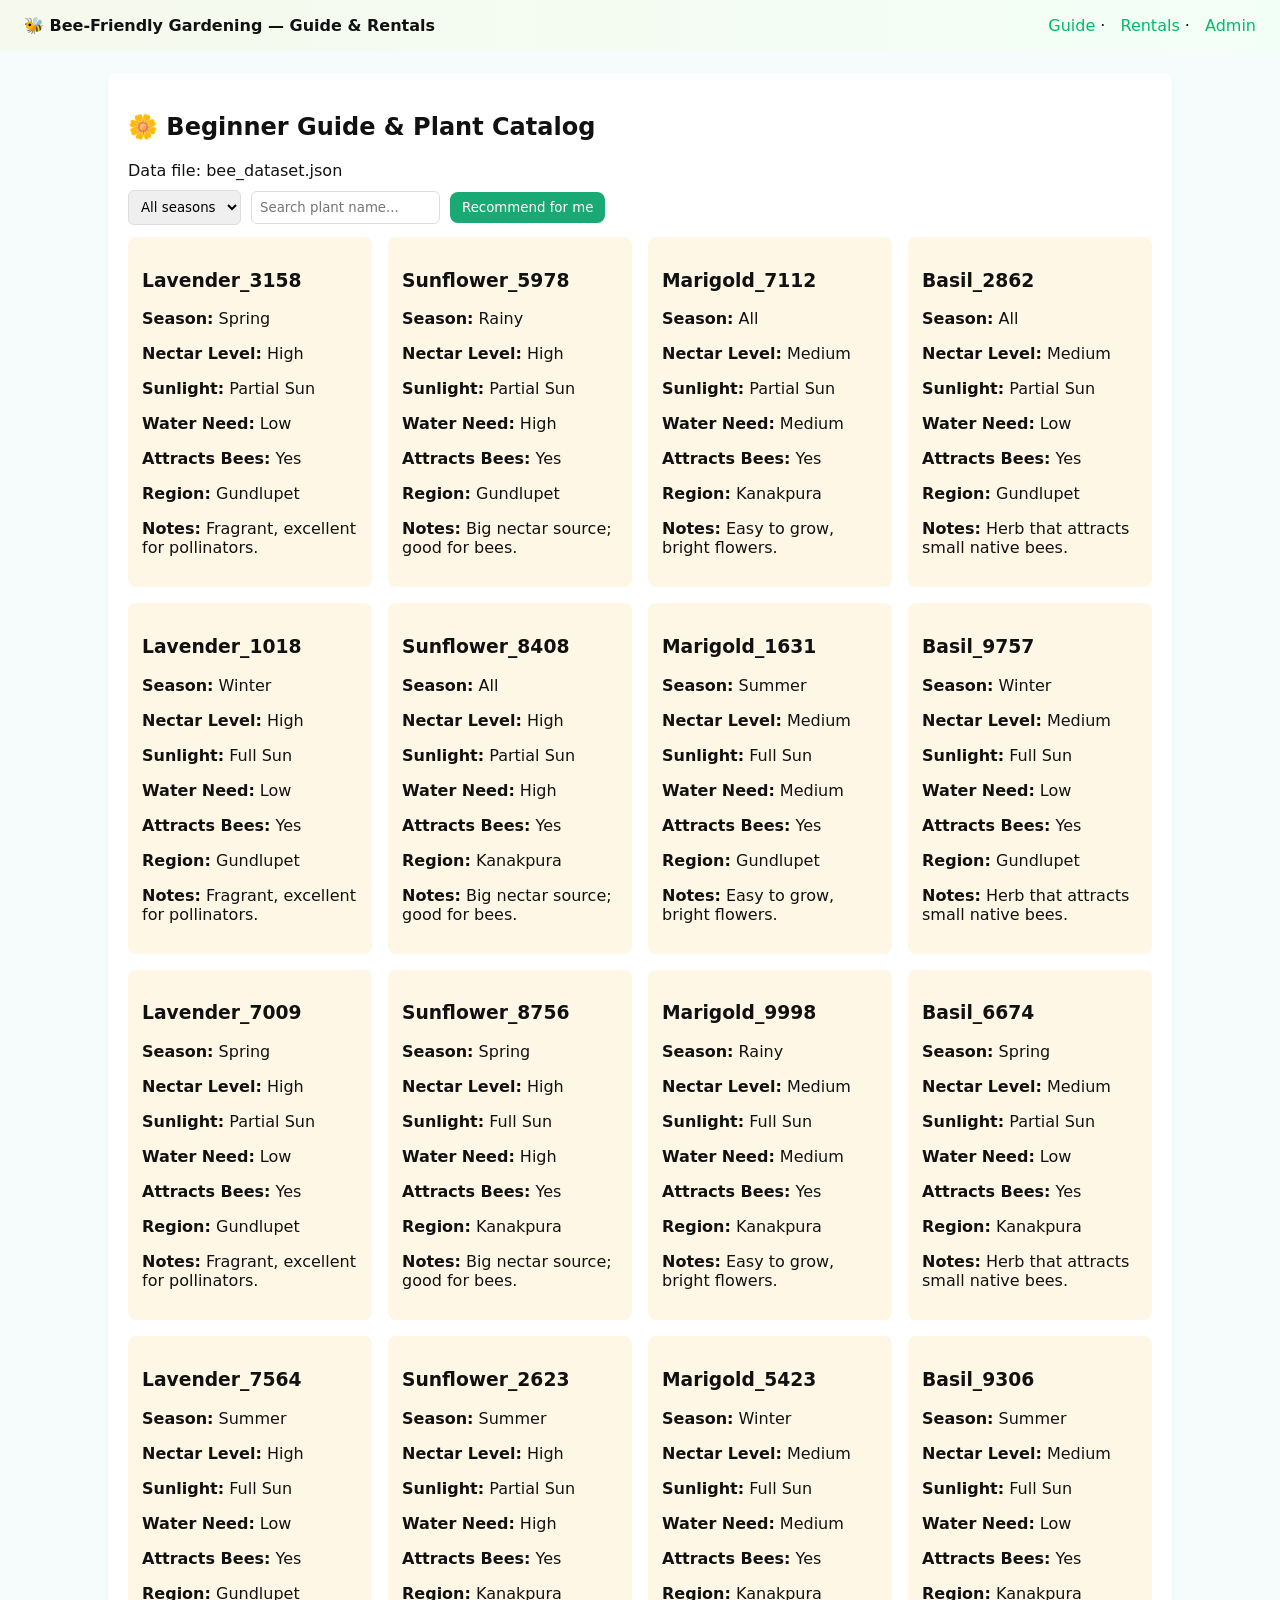
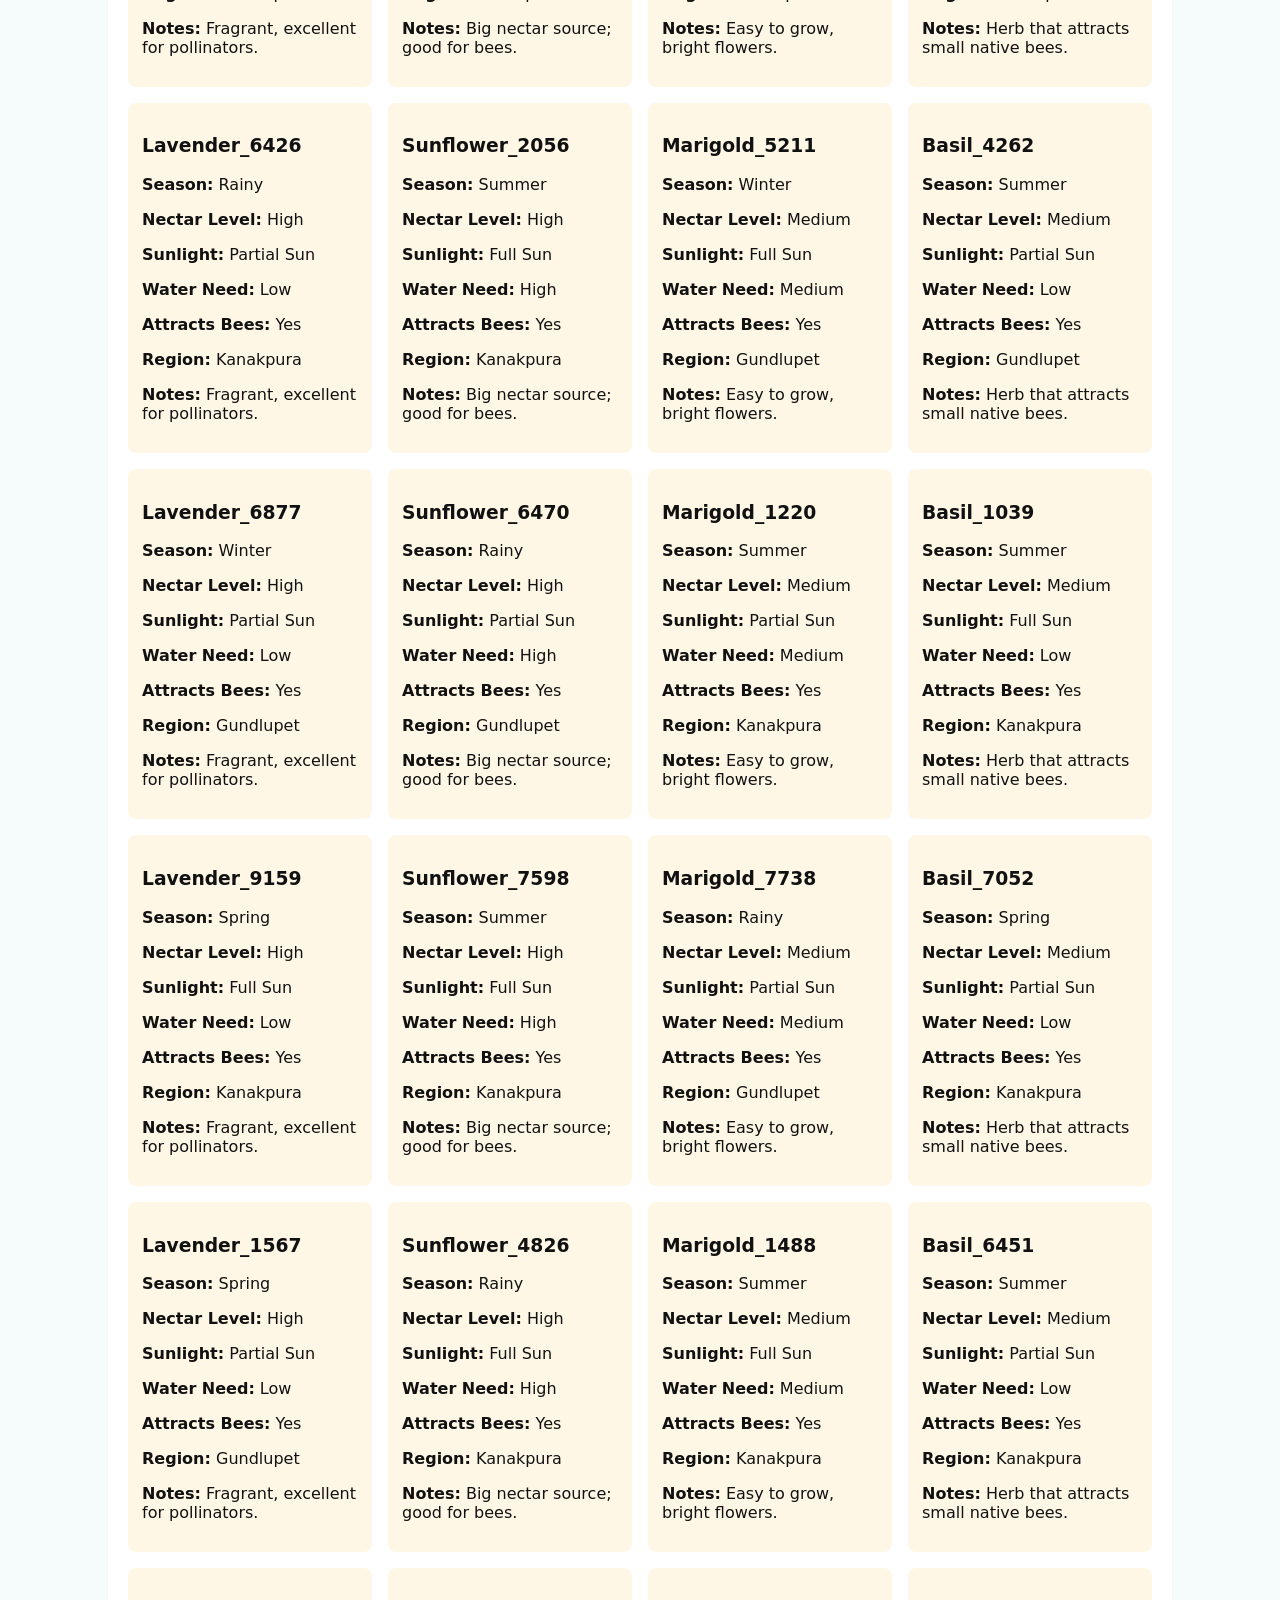
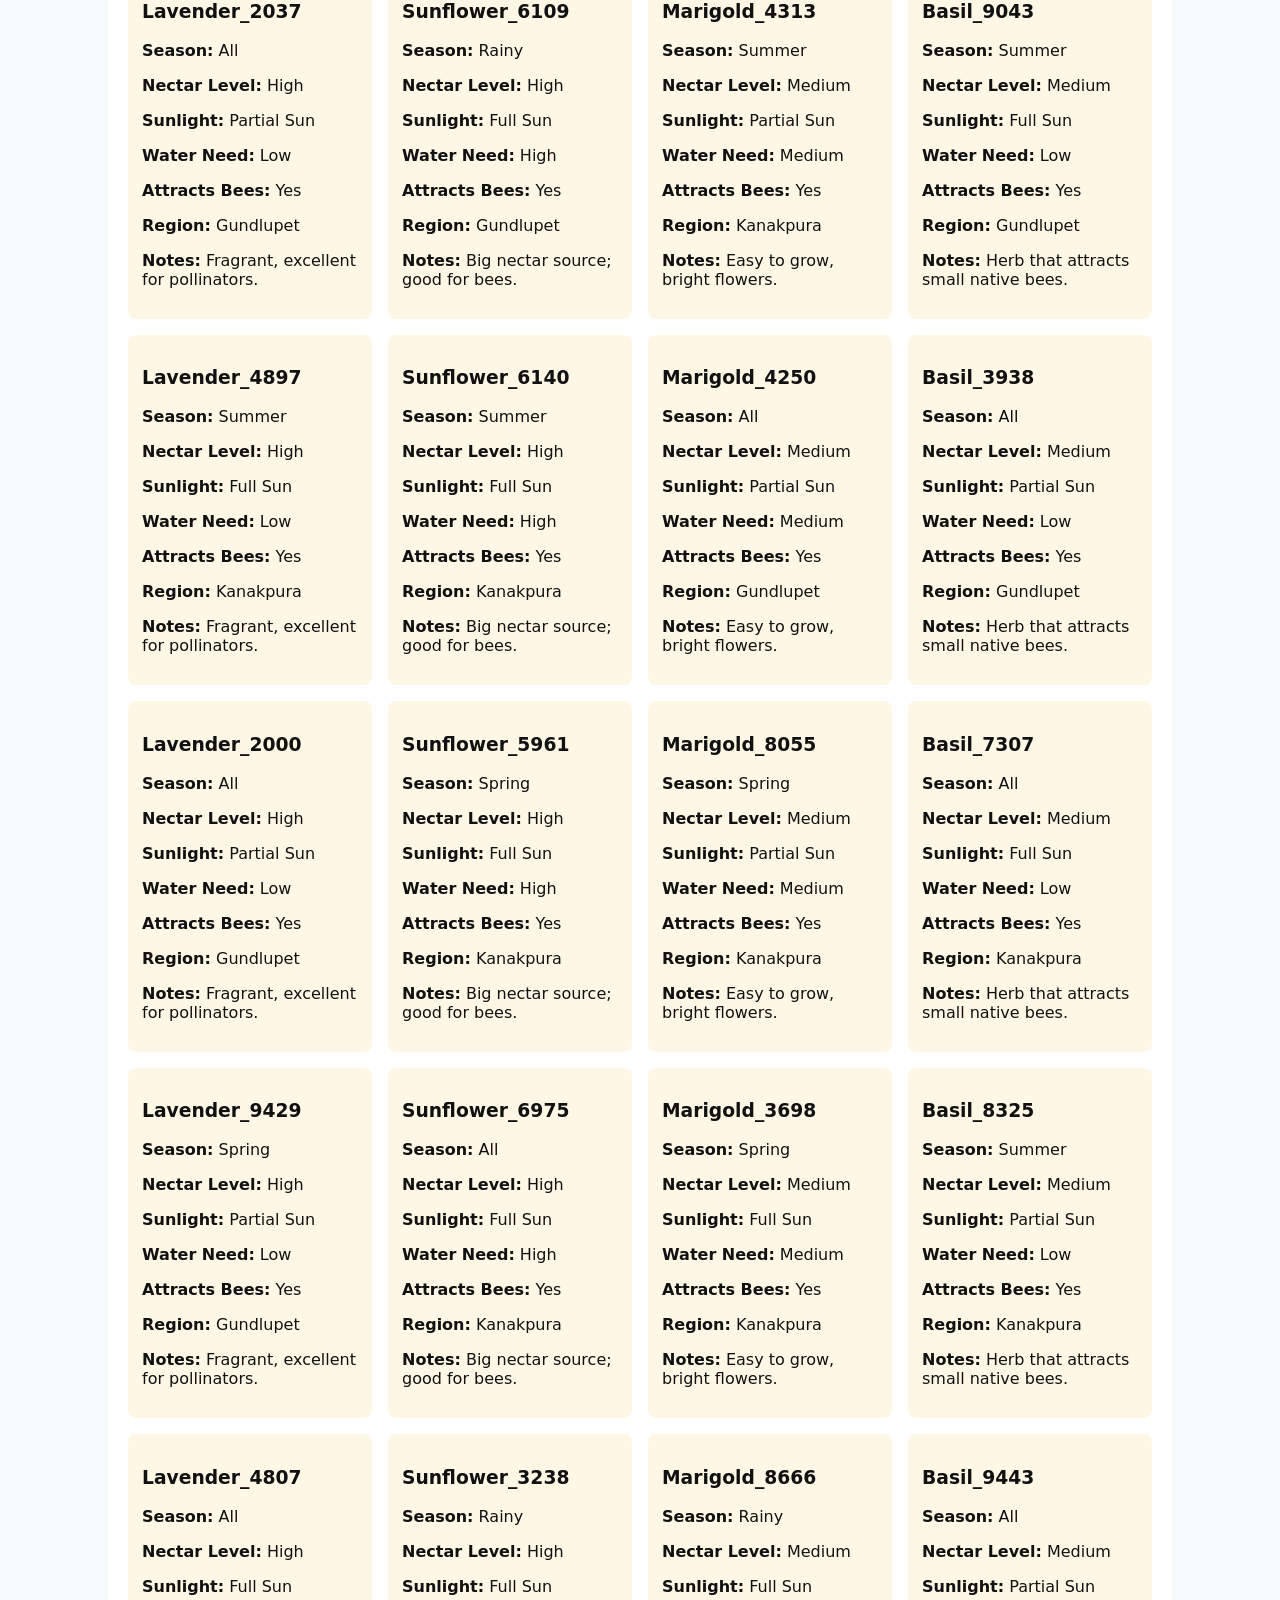
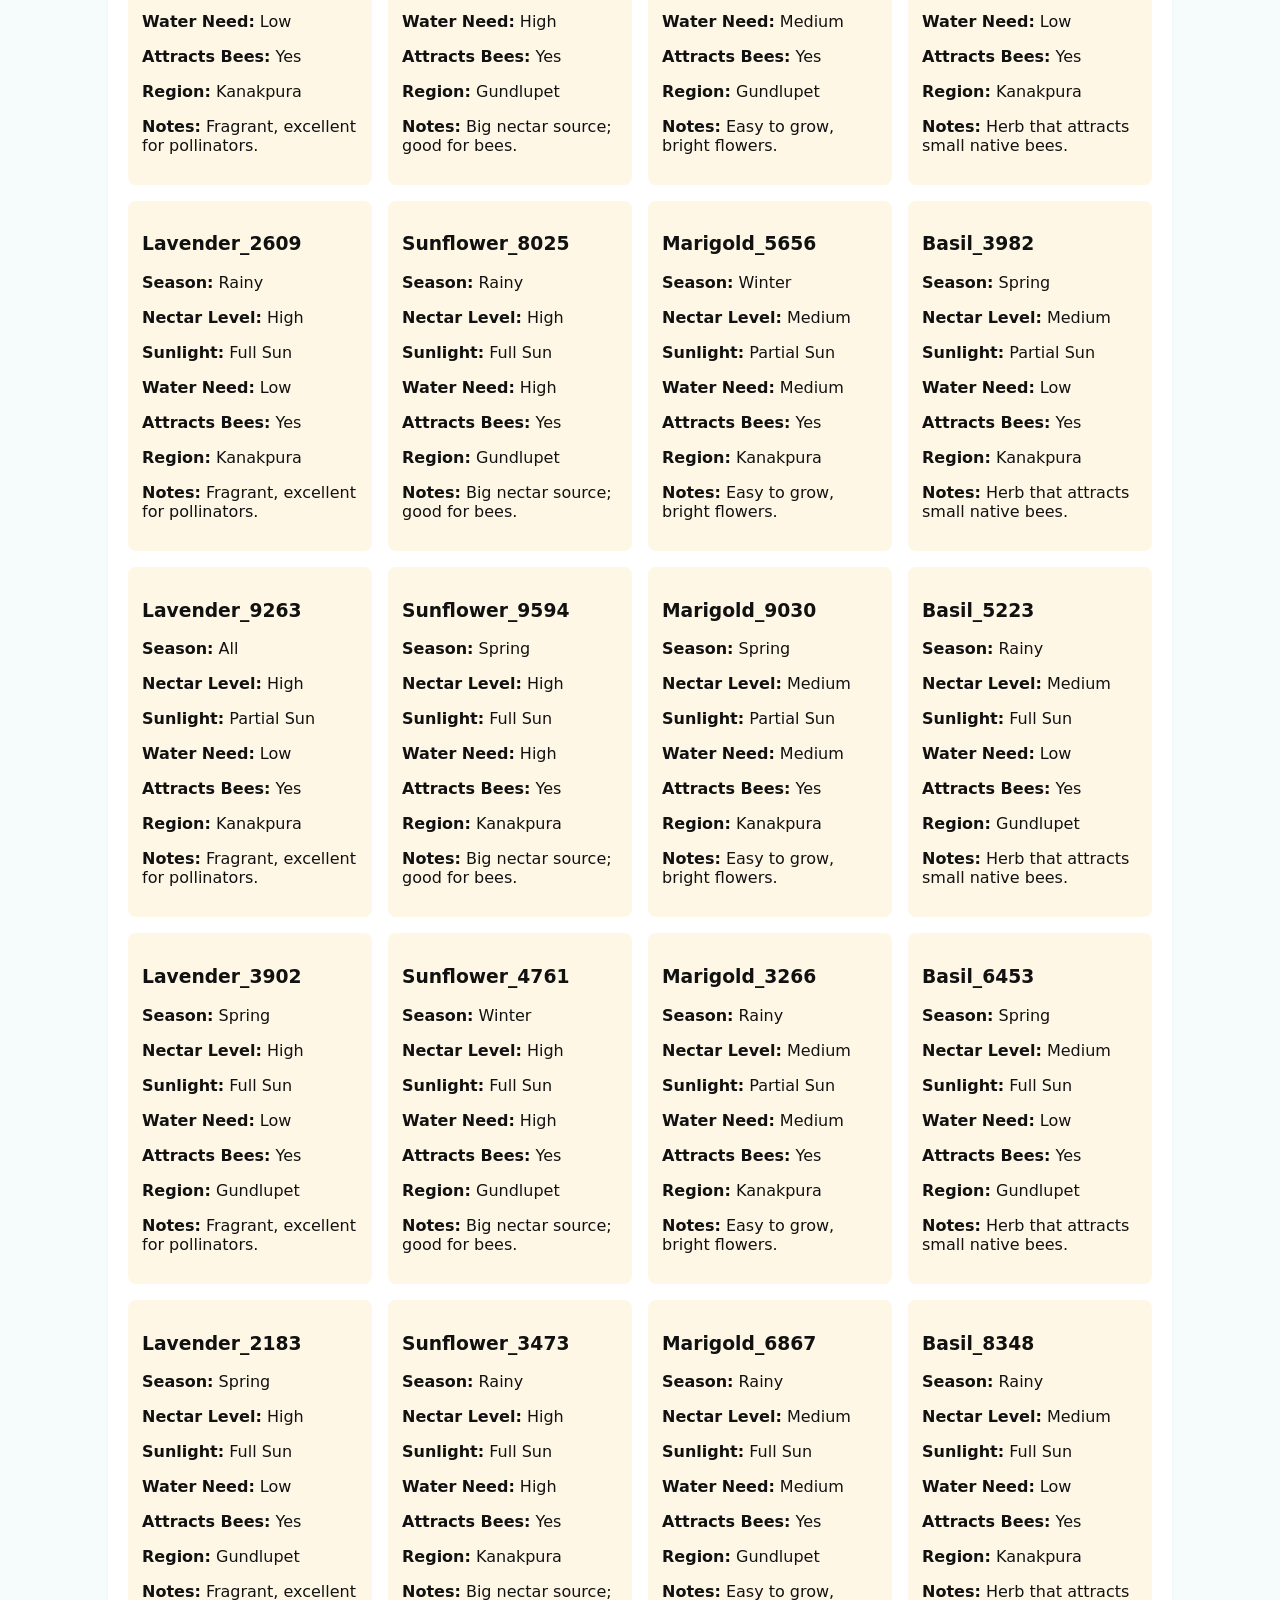
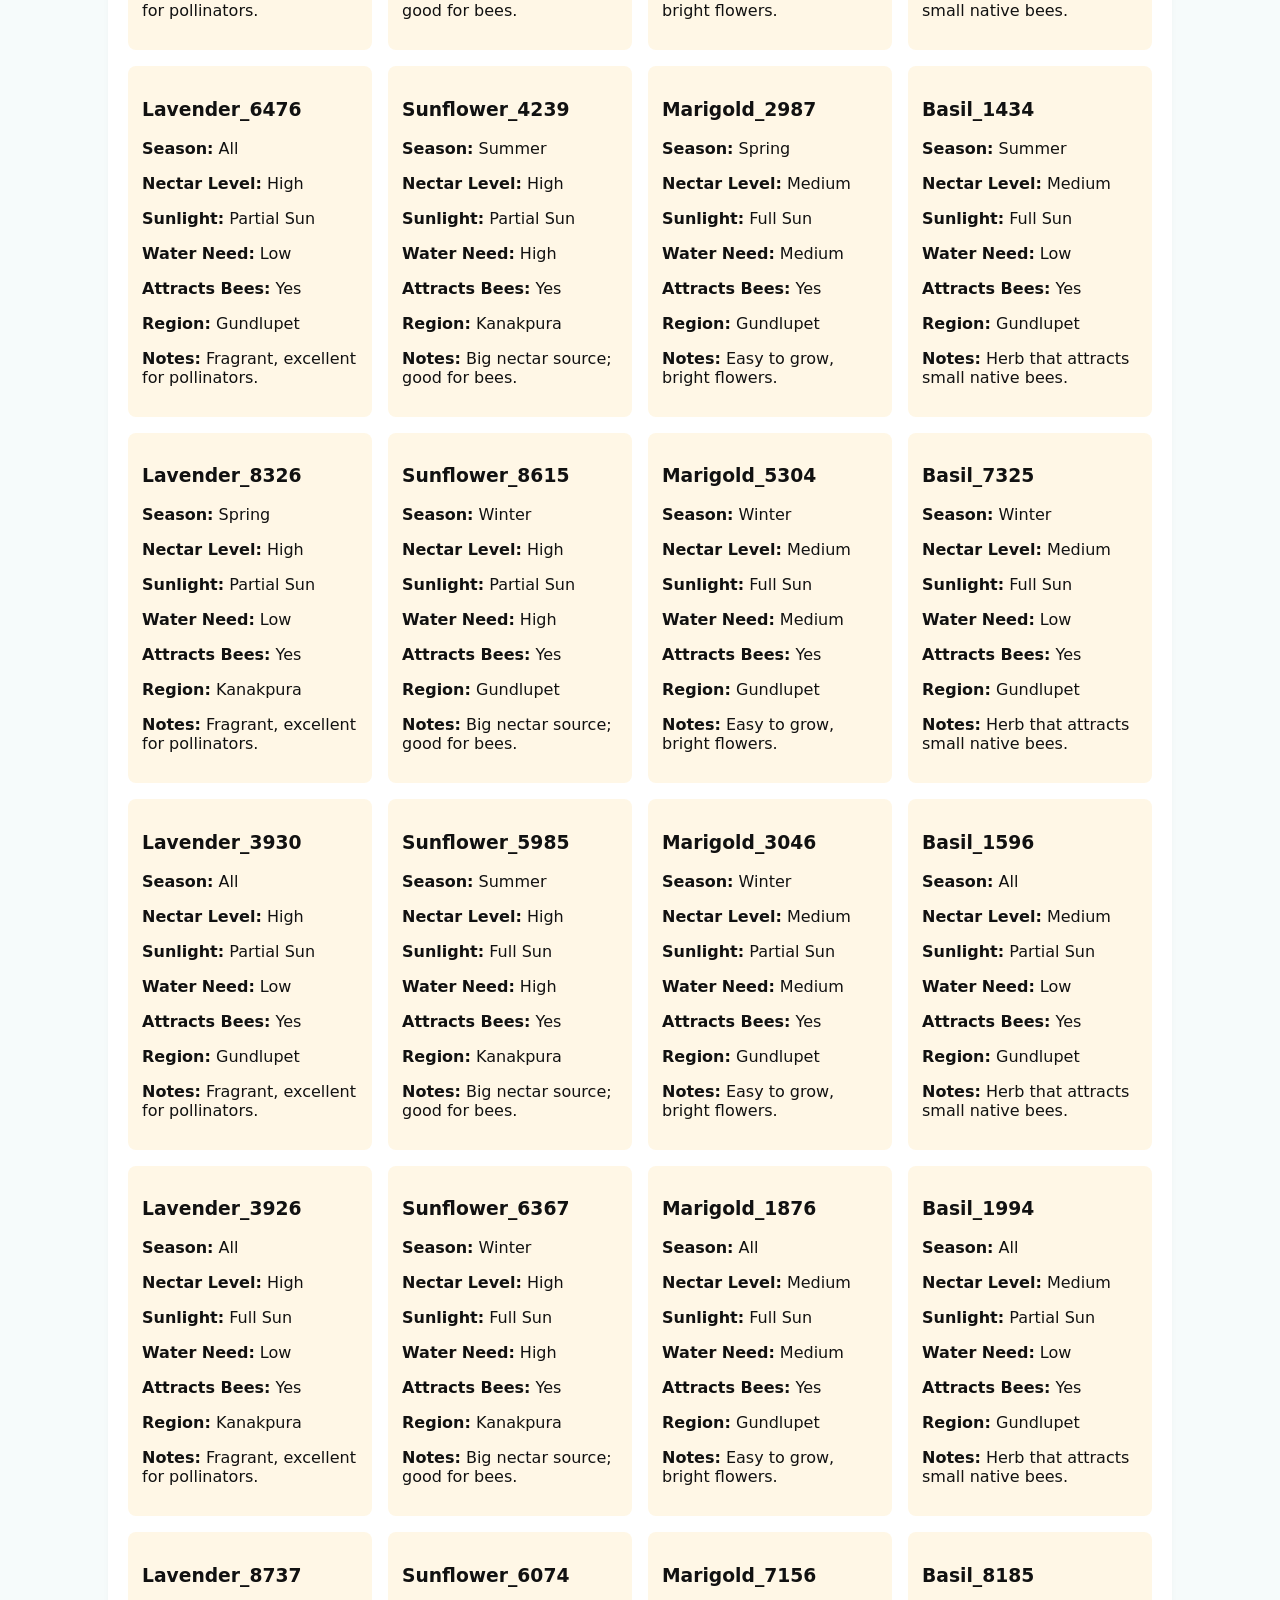
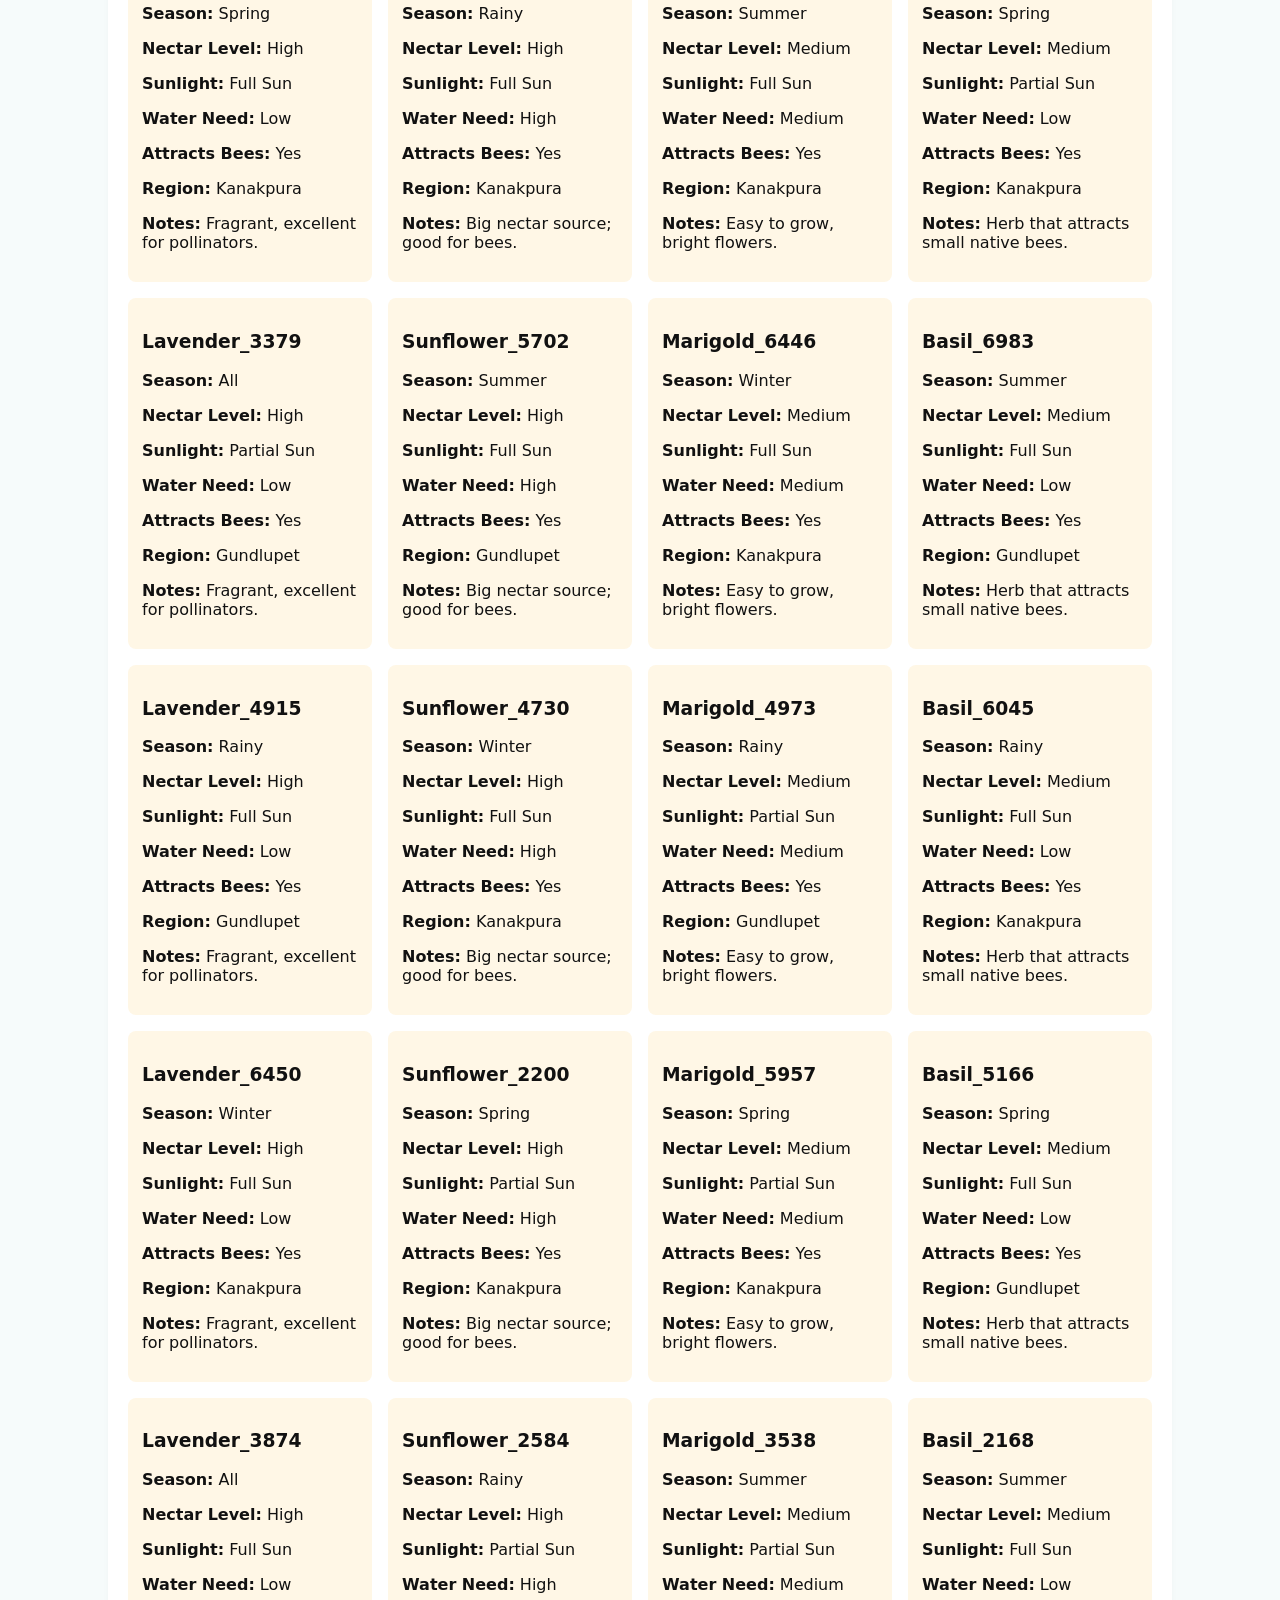
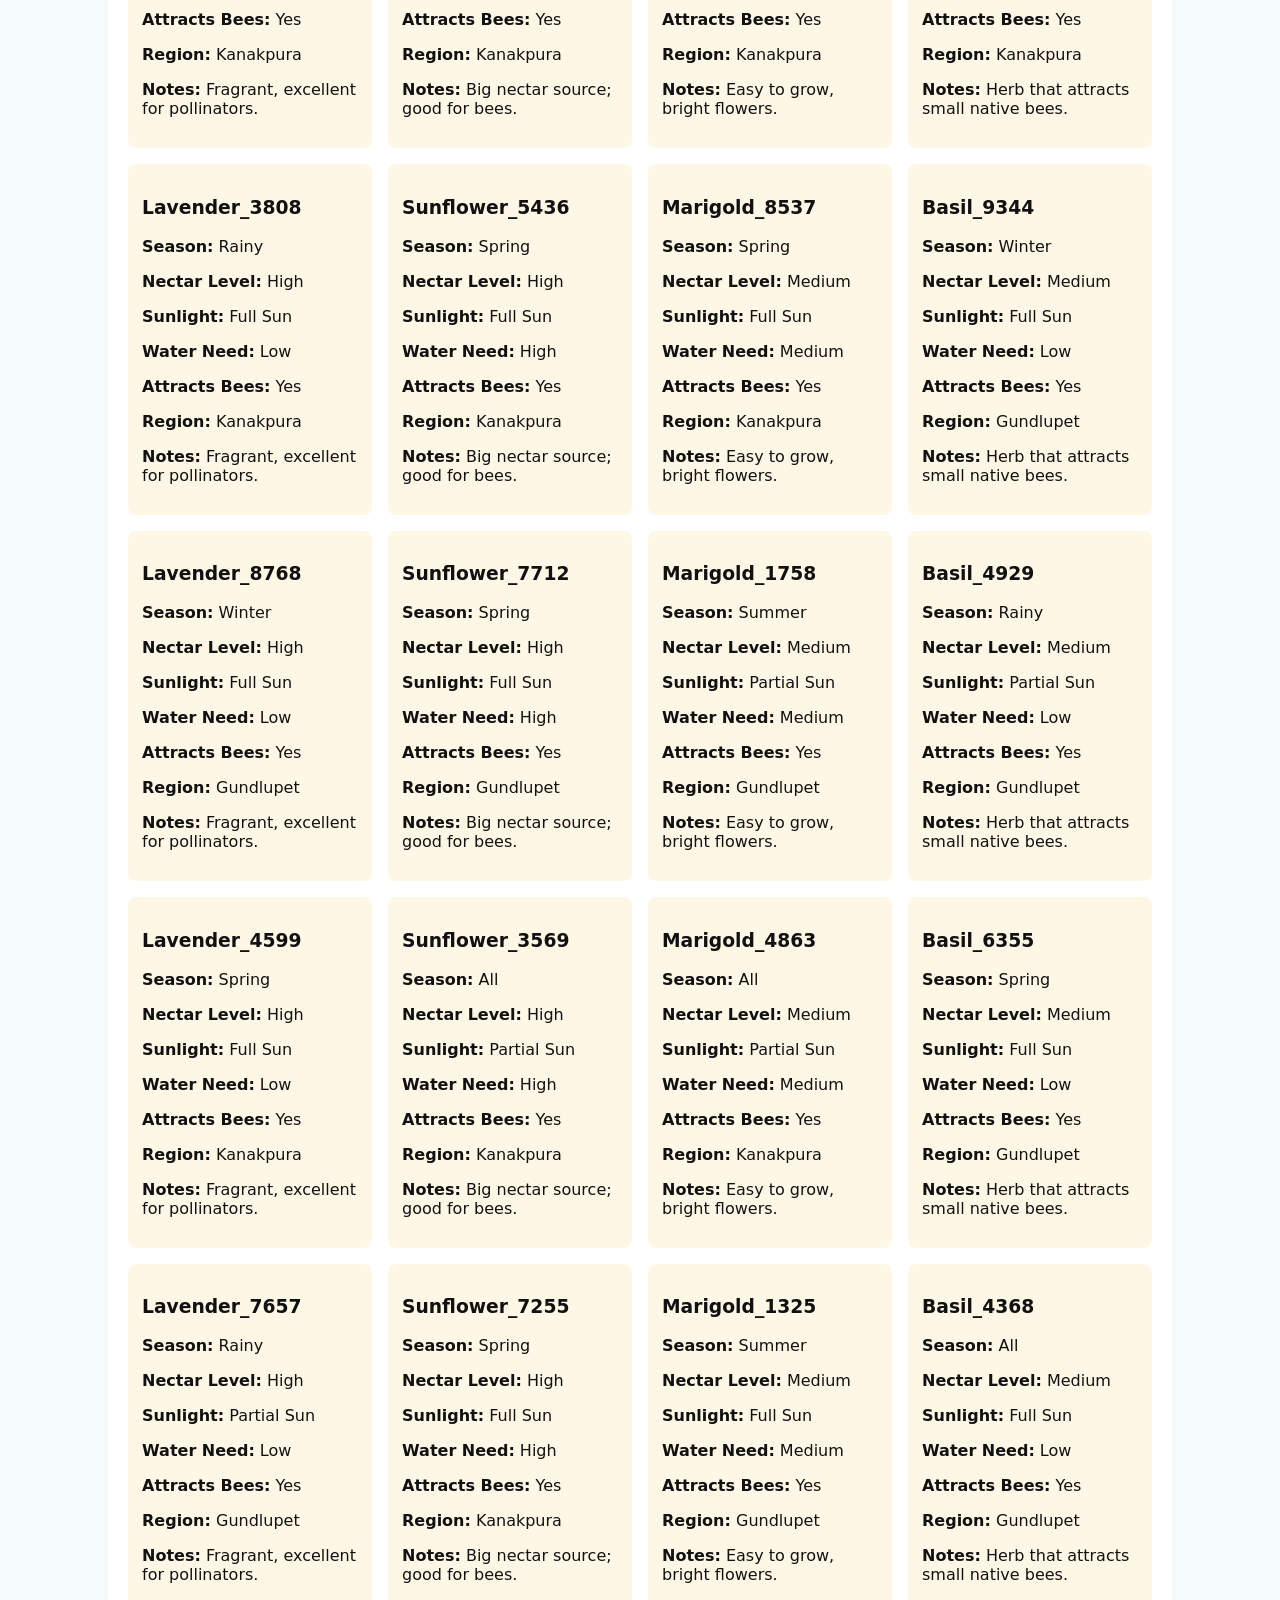
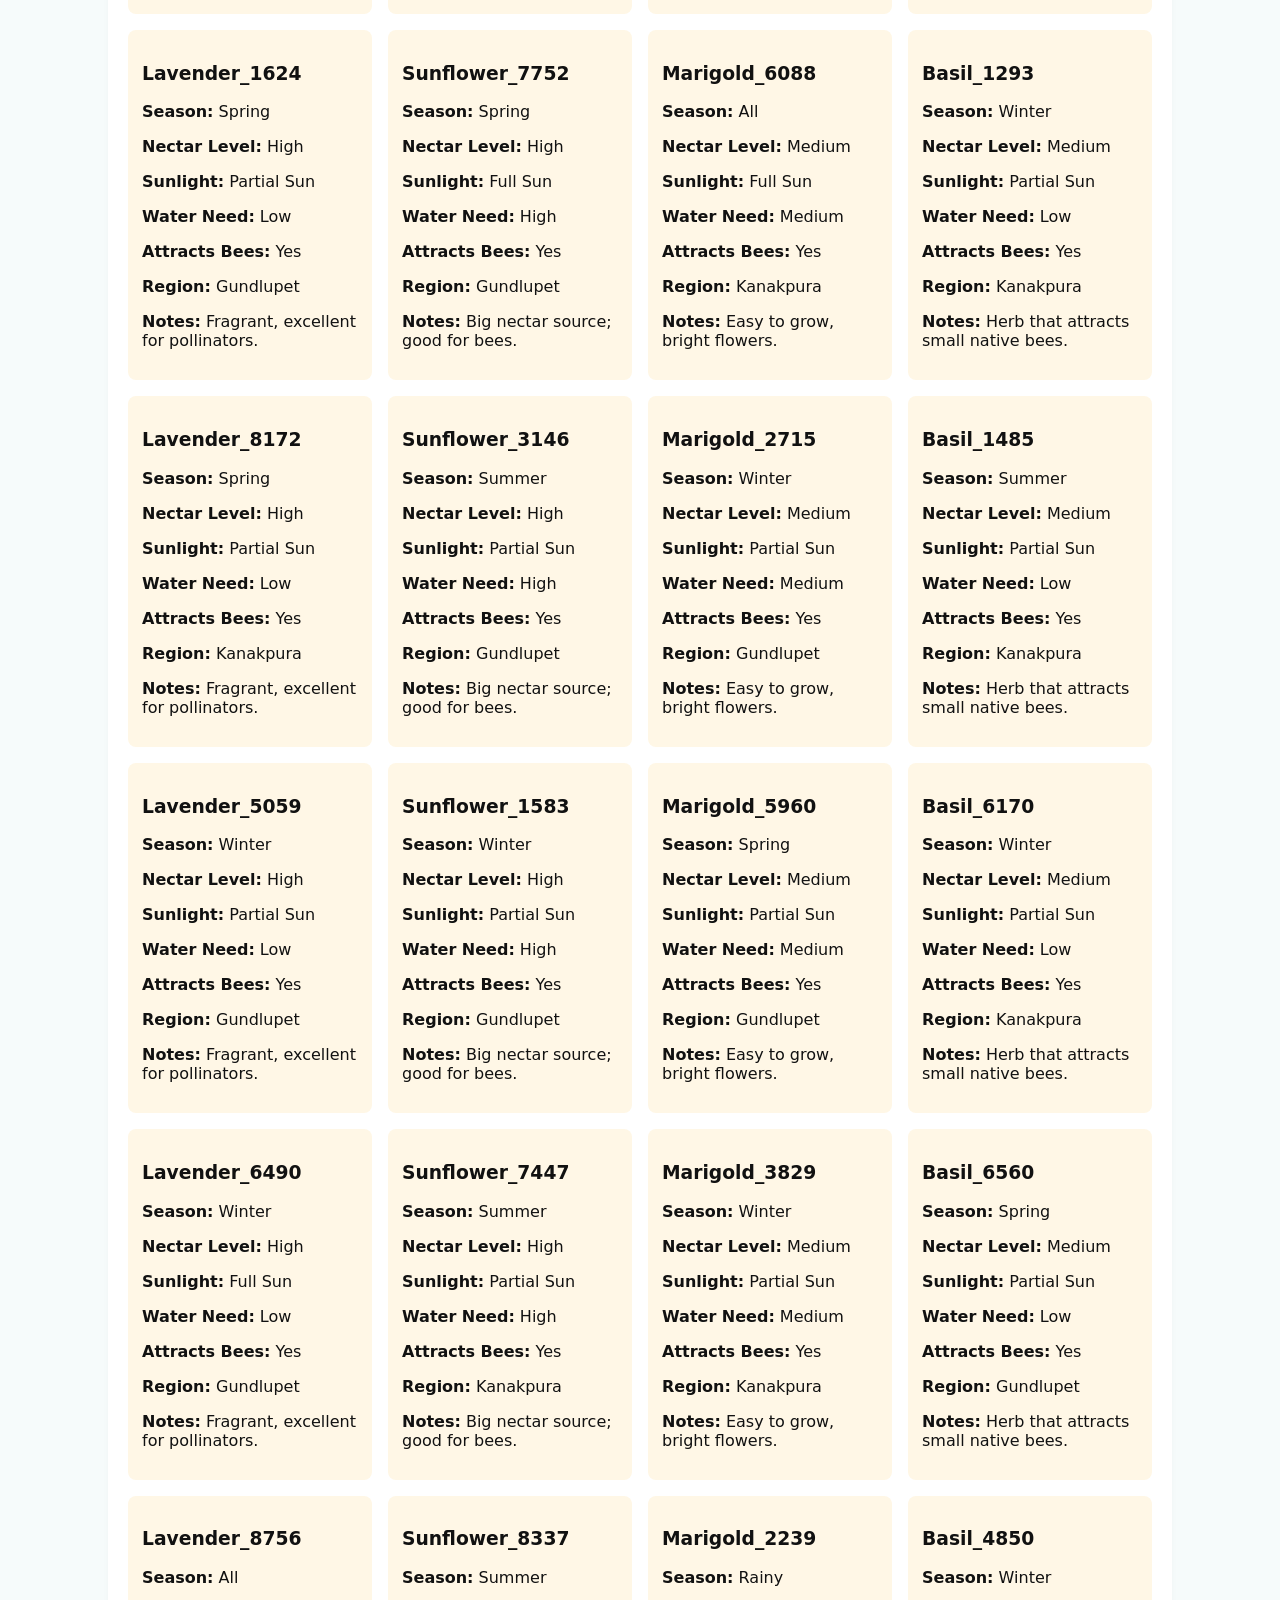
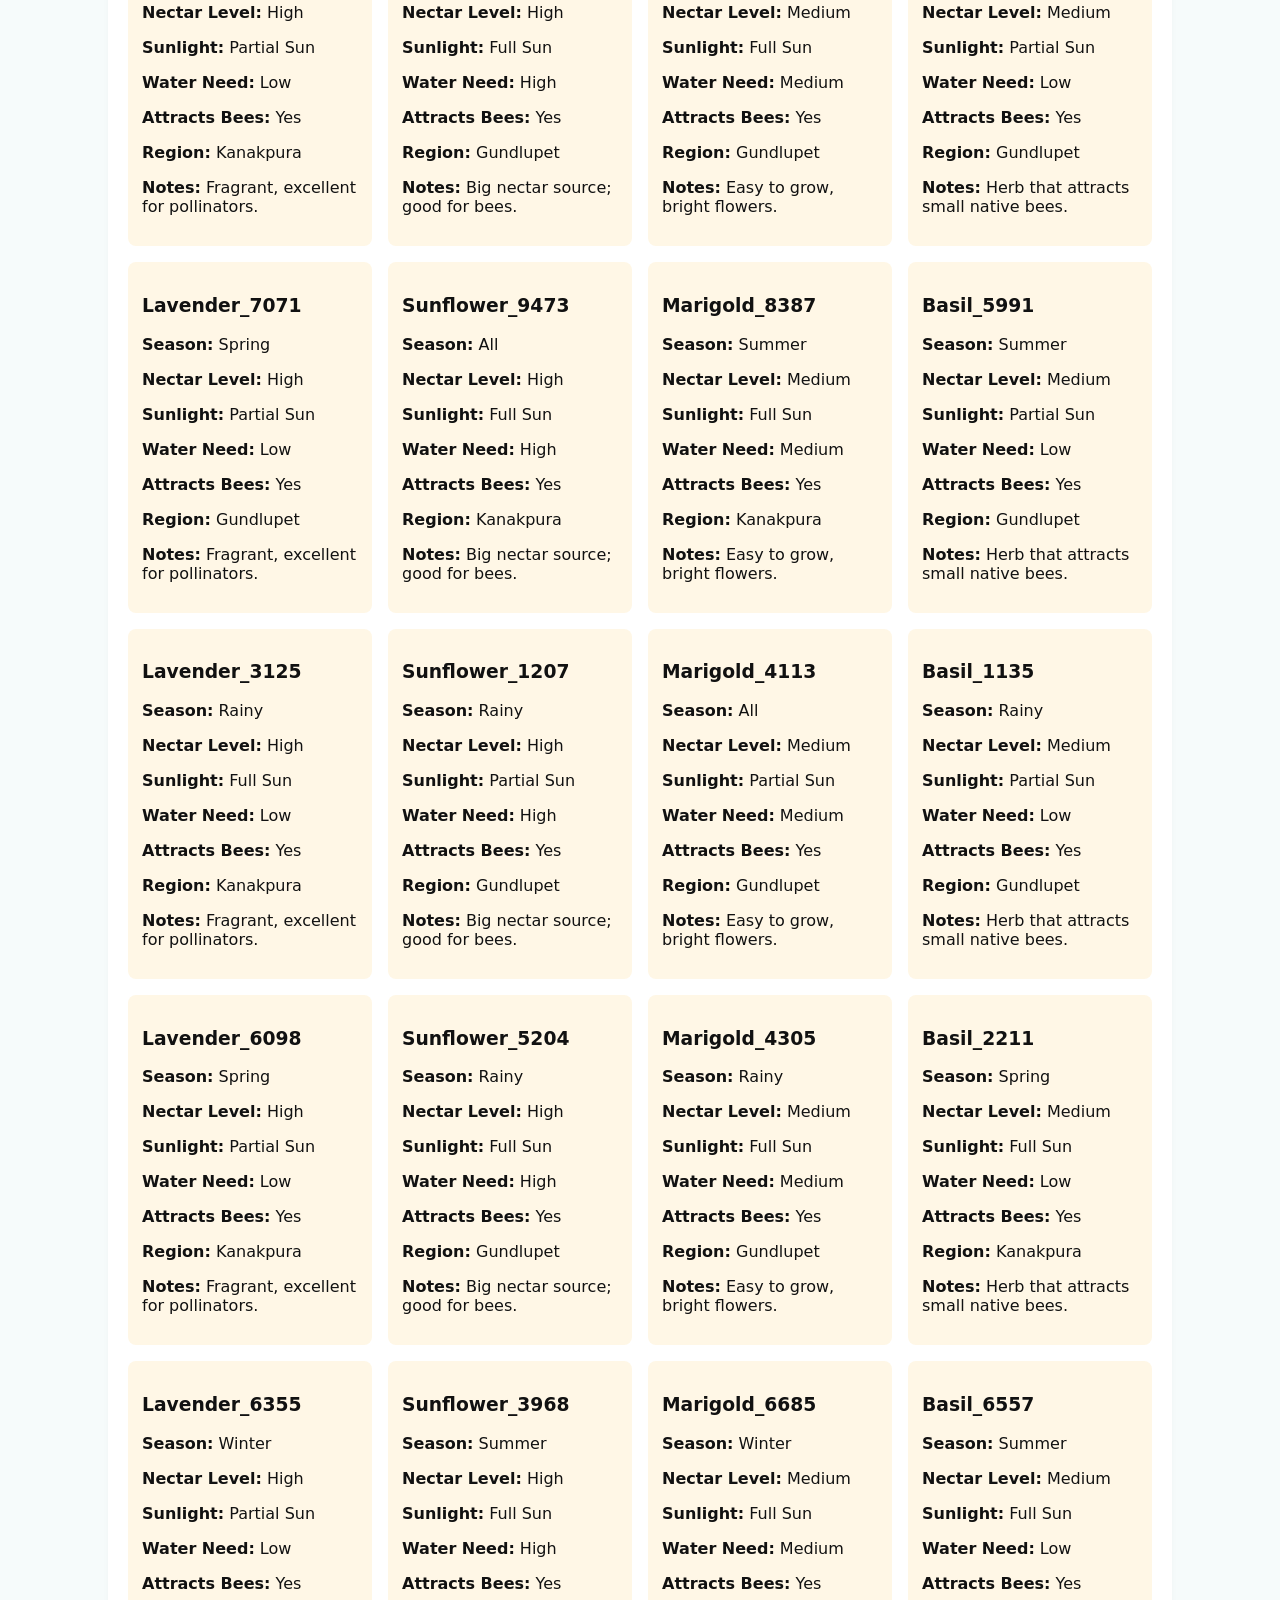
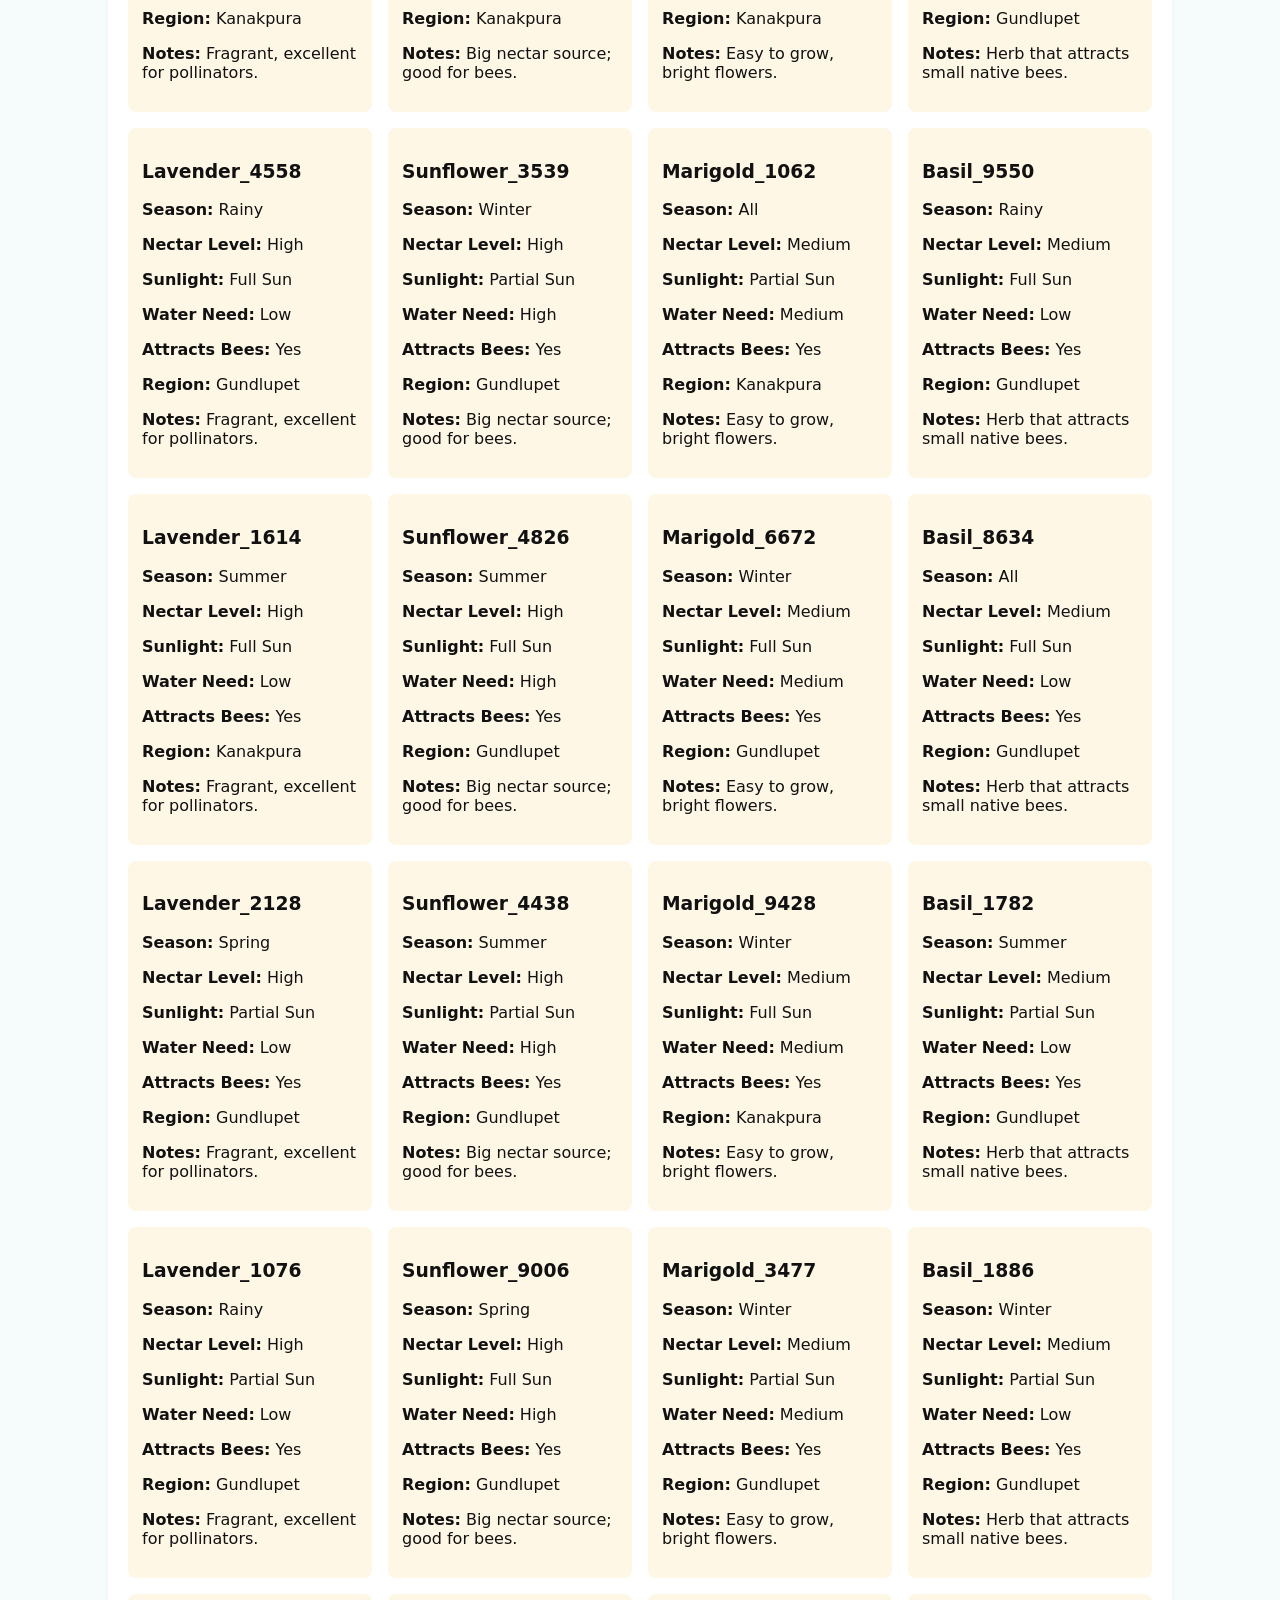
<file: index.html>
<!doctype html>
<html lang="en">
<head>
  <meta charset="utf-8" />
  <title>Bee-Friendly Gardening — Guide & Rentals</title>
  <meta name="viewport" content="width=device-width,initial-scale=1" />
  <link rel="stylesheet" href="style.css" />
</head>
<body>
  <header class="topbar">
    <div class="brand">🐝 Bee-Friendly Gardening — Guide & Rentals</div>
    <nav>
      <a href="#guide">Guide</a> ·
      <a href="#rent">Rentals</a> ·
      <a href="admin.html" target="_blank">Admin</a>
    </nav>
  </header>

  <main class="container">
    <!-- GUIDE -->
    <section id="guide" class="card">
      <h2>🌼 Beginner Guide & Plant Catalog</h2>
      <div class="meta">Data file: <span id="datafile">loading...</span></div>

      <div class="controls">
        <select id="seasonFilter">
          <option value="">All seasons</option>
          <option>Spring</option>
          <option>Summer</option>
          <option>Rainy</option>
          <option>Autumn</option>
          <option>Winter</option>
          <option>All</option>
        </select>
        <input id="search" placeholder="Search plant name..." />
        <button id="recommendBtn" class="btn">Recommend for me</button>
      </div>

      <div id="plantGrid" class="grid"></div>

    </section>

    <!-- RENTALS -->
    <section id="rent" class="card">
      <h2>🚜 Equipment Rentals</h2>

      <div id="rentalList" class="rental-list">
        <!-- filled by JS -->
      </div>

      <h3>Book Equipment</h3>
      <form id="bookingForm" class="form-inline">
        <label>Equipment:
          <select id="equipmentSelect"></select>
        </label>

        <label>Your Name:
          <input id="renterName" required />
        </label>

        <label>Phone:
          <input id="renterPhone" required />
        </label>

        <!-- Calendar input to pick rental date -->
        <label>Rental Date:
          <input type="date" id="rentalDate" required />
        </label>

        <label>Days:
          <input type="number" id="rentalDays" min="1" value="1" required />
        </label>

        <button type="submit" class="btn">Book Now</button>
      </form>

      <h3>Your Bookings</h3>
      <ul id="bookingsList" class="bookings-list"></ul>
    </section>
  </main>

  <footer class="footer">Demo project — run with Live Server in VS Code.</footer>

  <script src="app.js"></script>
</body>
</html>
</file>
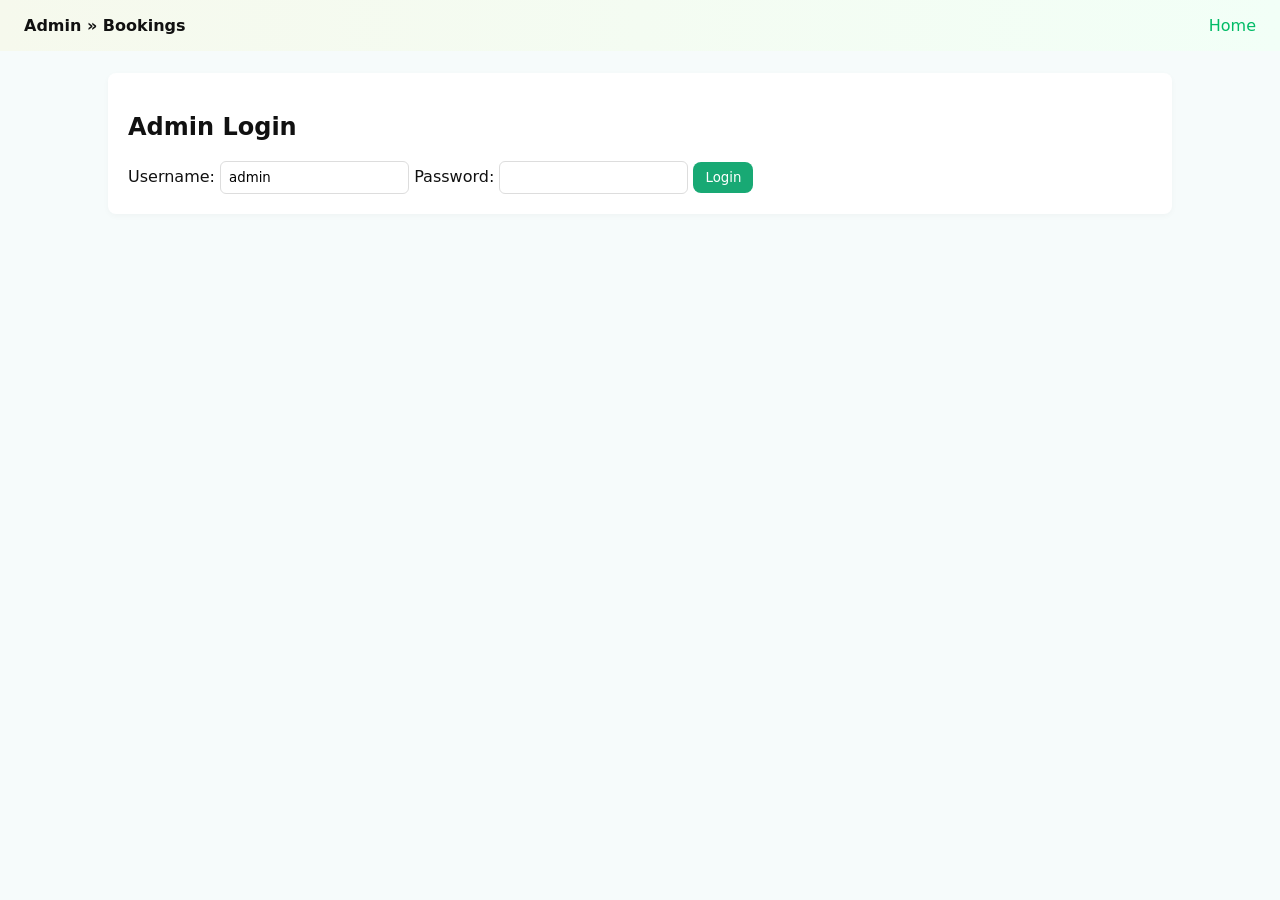
<file: admin.html>
<!doctype html>
<html lang="en">
<head>
  <meta charset="utf-8" />
  <title>Admin — Bookings</title>
  <meta name="viewport" content="width=device-width,initial-scale=1" />
  <link rel="stylesheet" href="style.css" />
</head>
<body>
  <header class="topbar">
    <div class="brand">Admin » Bookings</div>
    <nav><a href="index.html">Home</a></nav>
  </header>

  <main class="container">
    <section class="card">
      <h2>Admin Login</h2>
      <div>
        <label>Username: <input id="adminUser" value="admin" /></label>
        <label>Password: <input id="adminPass" type="password" /></label>
        <button id="loginBtn" class="btn">Login</button>
        <button id="logoutBtn" class="btn" style="display:none;background:#e74c3c">Logout</button>
      </div>
    </section>

    <section id="adminContent" class="card" style="display:none">
      <h3>Bookings (admin)</h3>
      <div style="display:flex;gap:10px;align-items:center">
        <input id="searchInput" placeholder="Search name or phone" />
        <button id="exportBtn" class="btn">Export to CSV</button>
      </div>

      <table id="bookingsTable" border="1" style="width:100%;margin-top:12px;border-collapse:collapse">
        <thead><tr><th>Name</th><th>Phone</th><th>Equipment</th><th>Days</th><th>Rental Date</th><th>Booked On</th></tr></thead>
        <tbody id="bookingsTableBody"><tr><td colspan="6" class="muted">No bookings</td></tr></tbody>
      </table>
    </section>
  </main>

  <script src="admin.js"></script>
</body>
</html>
</file>
<file: style.css>
:root{
  --bg:#f6fbfb; --card:#fff; --accent:#18a974; --muted:#6c757d;
}
*{box-sizing:border-box;font-family:Inter, system-ui, Arial, sans-serif}
body{margin:0;background:var(--bg);color:#111}
.topbar{background:linear-gradient(90deg,#f6f9ed,#f2fff7);padding:16px 24px;display:flex;align-items:center;justify-content:space-between}
.brand{font-weight:700}
nav a{color:#0b6; margin-left:10px; text-decoration:none}
.container{max-width:1100px;margin:22px auto;padding:0 18px}
.card{background:var(--card);border-radius:8px;padding:20px;margin-bottom:20px;box-shadow:0 2px 6px rgba(10,10,10,0.03)}
.small{padding:14px}
.controls{display:flex;gap:10px;align-items:center;margin:10px 0}
.controls select, input{padding:8px;border-radius:6px;border:1px solid #ddd}
.btn{background:var(--accent);color:#fff;border:none;padding:8px 12px;border-radius:8px;cursor:pointer}
.grid{display:grid;grid-template-columns:repeat(auto-fit,minmax(240px,1fr));gap:16px;margin-top:12px}
.plant{background:#fff7e6;padding:14px;border-radius:8px}
.rental-list .item{padding:16px;border-bottom:1px solid #eee}
.form-inline{display:flex;flex-wrap:wrap;gap:10px;align-items:center}
.form-inline label{display:flex;flex-direction:column;min-width:160px}
.bookings-list{list-style:none;padding-left:0}
.bookings-list li{background:#f3fff7;padding:12px;border-radius:6px;margin-bottom:8px}
.muted{color:var(--muted)}
.footer{text-align:center;color:#888;padding:18px}
.availability{font-weight:700;margin-left:10px}
</file>
